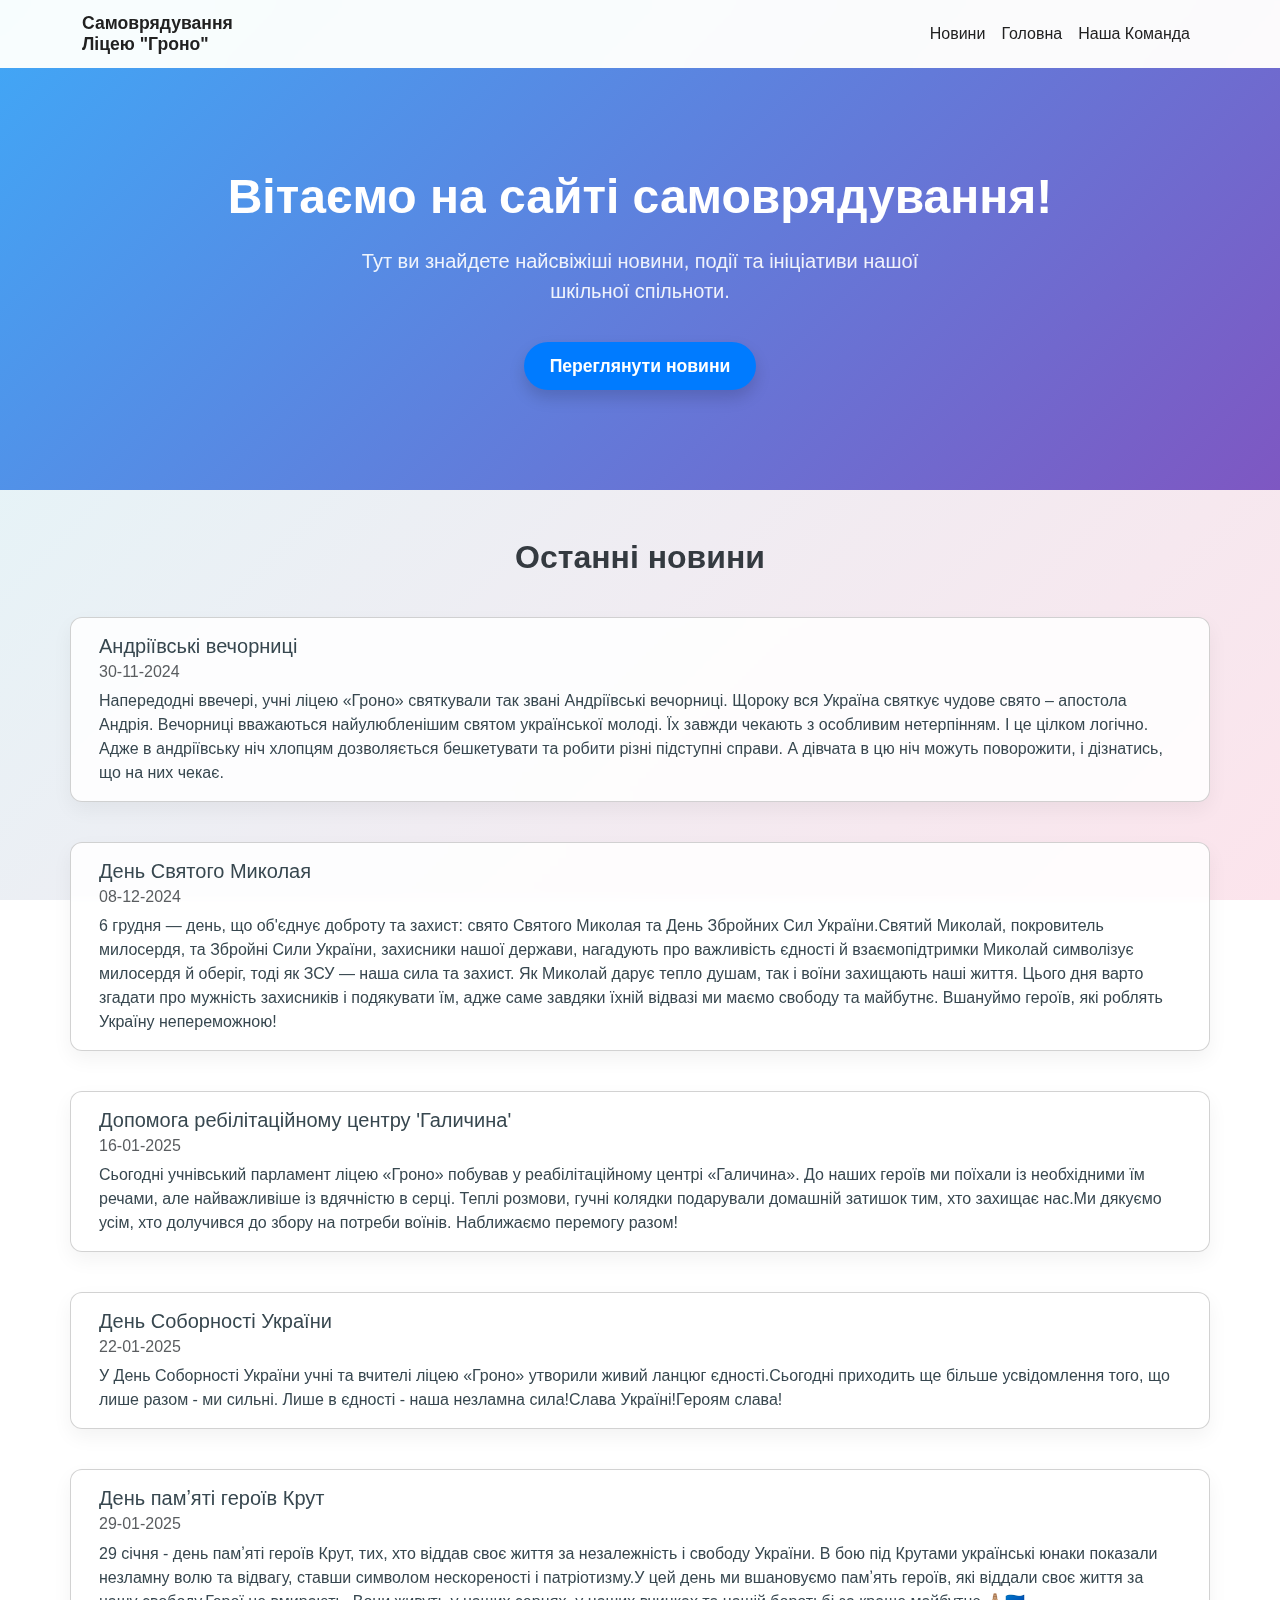
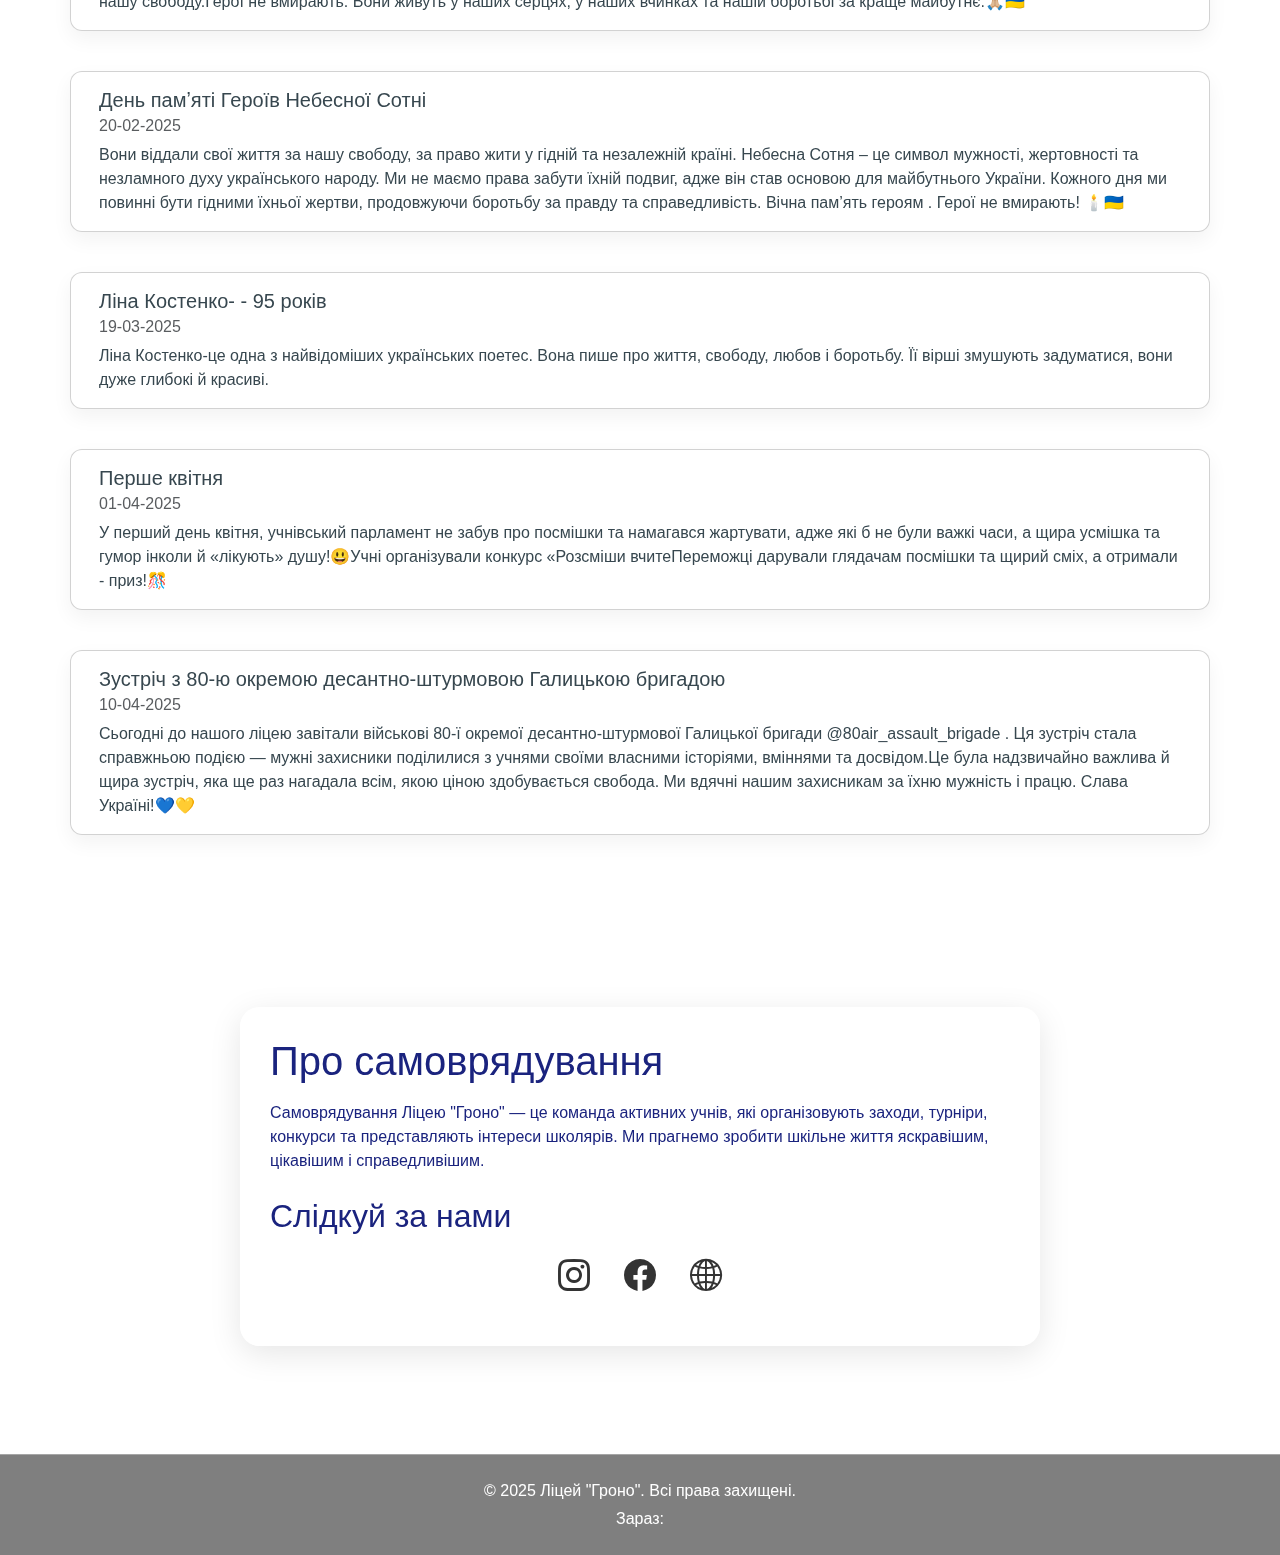
<file: Grono/index.html>
<!DOCTYPE html>
<html lang="uk">
<head>
  <meta charset="UTF-8" />
  <meta name="viewport" content="width=device-width, initial-scale=1.0"/>
  <title>Шкільне самоврядування "Гроно"</title>
  <link rel="icon" href="favicon.ico" type="image/x-icon">
  <link href="https://cdn.jsdelivr.net/npm/bootstrap@5.3.0/dist/css/bootstrap.min.css" rel="stylesheet"/>
  <link rel="stylesheet" href="https://cdn.jsdelivr.net/npm/bootstrap-icons@1.10.5/font/bootstrap-icons.css">
  <link rel="stylesheet" href="https://cdn.jsdelivr.net/npm/aos@2.3.4/dist/aos.css"/>
  <link rel="stylesheet" href="css/styles.css"/>
 
</head>
<body>
  <div id="preloader">
    <div class="glass-loader">
      <div class="pulse"></div>
      <p class="loading-text">Завантаження...</p>
    </div>
  </div>
  

<!-- Navbar -->
<nav class="navbar navbar-expand-lg glass-navbar fixed-top">
  <div class="container">
    <a class="navbar-brand fw-bold" href="index.html">Самоврядування<br>Ліцею "Гроно"</a>
    <button class="navbar-toggler custom-toggler" type="button" data-bs-toggle="collapse" data-bs-target="#navbarNav"
      aria-controls="navbarNav" aria-expanded="false" aria-label="Toggle navigation">
      <span class="navbar-toggler-icon"></span>
    </button>
    
    <div class="collapse navbar-collapse" id="navbarNav">
      <ul class="navbar-nav ms-auto">
        <li class="nav-item"><a class="nav-link" href="news.html">Новини</a></li>
        <li class="nav-item"><a class="nav-link" href="index.html">Головна</a></li>
        <li class="nav-item"><a class="nav-link" href="team.html">Наша Команда</a></li>
        
      </ul>
    </div>
  </div>
</nav>

<!-- Герой -->
<header class="hero">
  <div class="container" data-aos="fade-up">
    <h1>Вітаємо на сайті самоврядування!</h1>
    <p>Тут ви знайдете найсвіжіші новини, події та ініціативи нашої шкільної спільноти.</p>
    <a href="news.html" class="btn btn-hero mt-3 shadow">Переглянути новини</a>
  </div>
</header>

<!-- Новини -->
<section class="py-5">
  <div class="container">
    <h2 class="section-title" data-aos="fade-right">Останні новини</h2>
    <div id="news-container" class="row g-4">
      <!-- новини вставляються через JS -->
    </div>
  </div>
</section>



<!-- Про нас -->
<section class="py-5">
  <div class="container">
    <div class="glass-card" id="about-card" data-aos="zoom-in">
      <h1>Про самоврядування</h1>
      <p class="mt-3">
        Самоврядування Ліцею "Гроно" — це команда активних учнів, які організовують заходи, турніри, конкурси та представляють інтереси школярів.
        Ми прагнемо зробити шкільне життя яскравішим, цікавішим і справедливішим.
      </p>
      <h2 class="mt-4">Слідкуй за нами</h2>
      <div class="text-center social-icons my-3">
        <a href="https://www.instagram.com/lyceum_grono/" target="_blank"><i class="bi bi-instagram"></i></a>
        <a href="https://www.facebook.com/p/Ліцей-Гроно-ЛМР-100063561729944/?locale=uk_UA" target="_blank"><i class="bi bi-facebook"></i></a>
        <a href="http://grono.lviv.ua" target="_blank"><i class="bi bi-globe2"></i></a>
      </div>
    </div>
  </div>
</section>

<!-- Footer -->
<footer class="footer py-4">
  <div class="container text-center">
    <p class="mb-1">&copy; 2025 Ліцей "Гроно". Всі права захищені.</p>
    <p class="mb-0">Зараз: <span id="live-time"></span></p>
  </div>
</footer>

<!-- Кнопка наверх -->
<div class="scroll-to-top" id="scroll-to-top">
  <i class="bi bi-arrow-up-circle"></i>
</div>

<!-- Scripts -->
<script src="https://cdn.jsdelivr.net/npm/bootstrap@5.3.0/dist/js/bootstrap.bundle.min.js"></script>
<script src="https://cdn.jsdelivr.net/npm/aos@2.3.4/dist/aos.js"></script>
<script src="js/news.js"></script>
<script>
  AOS.init();

  // Показ "Про нас" при появі
  const observer = new IntersectionObserver(entries => {
    entries.forEach(entry => {
      if (entry.isIntersecting) {
        entry.target.classList.add('visible');
      }
    });
  });
  observer.observe(document.getElementById('about-card'));

  // Кнопка наверх
  const scrollBtn = document.getElementById('scroll-to-top');
  scrollBtn.addEventListener('click', () => window.scrollTo({ top: 0, behavior: 'smooth' }));

  window.addEventListener('scroll', () => {
    scrollBtn.style.opacity = window.scrollY > 300 ? 1 : 0;

    // Navbar тінь
    const nav = document.querySelector('.glass-navbar');
    if (window.scrollY > 50) {
      nav.classList.add('scrolled');
    } else {
      nav.classList.remove('scrolled');
    }
  });

  // Живий годинник
  setInterval(() => {
    const now = new Date();
    document.getElementById('live-time').textContent = now.toLocaleTimeString('uk-UA');
  }, 1000);
</script>
<script>
  window.addEventListener("load", () => {
    const preloader = document.getElementById("preloader");
    setTimeout(() => {
      preloader.classList.add("fade-out");
    }, 200); // затримка перед зникненням

    setTimeout(() => {
      preloader.style.display = "none";
    }, 1400); // 600 (затримка) + 1200 (тривалість анімації)
  });
</script>


</body>
</html>
</file>
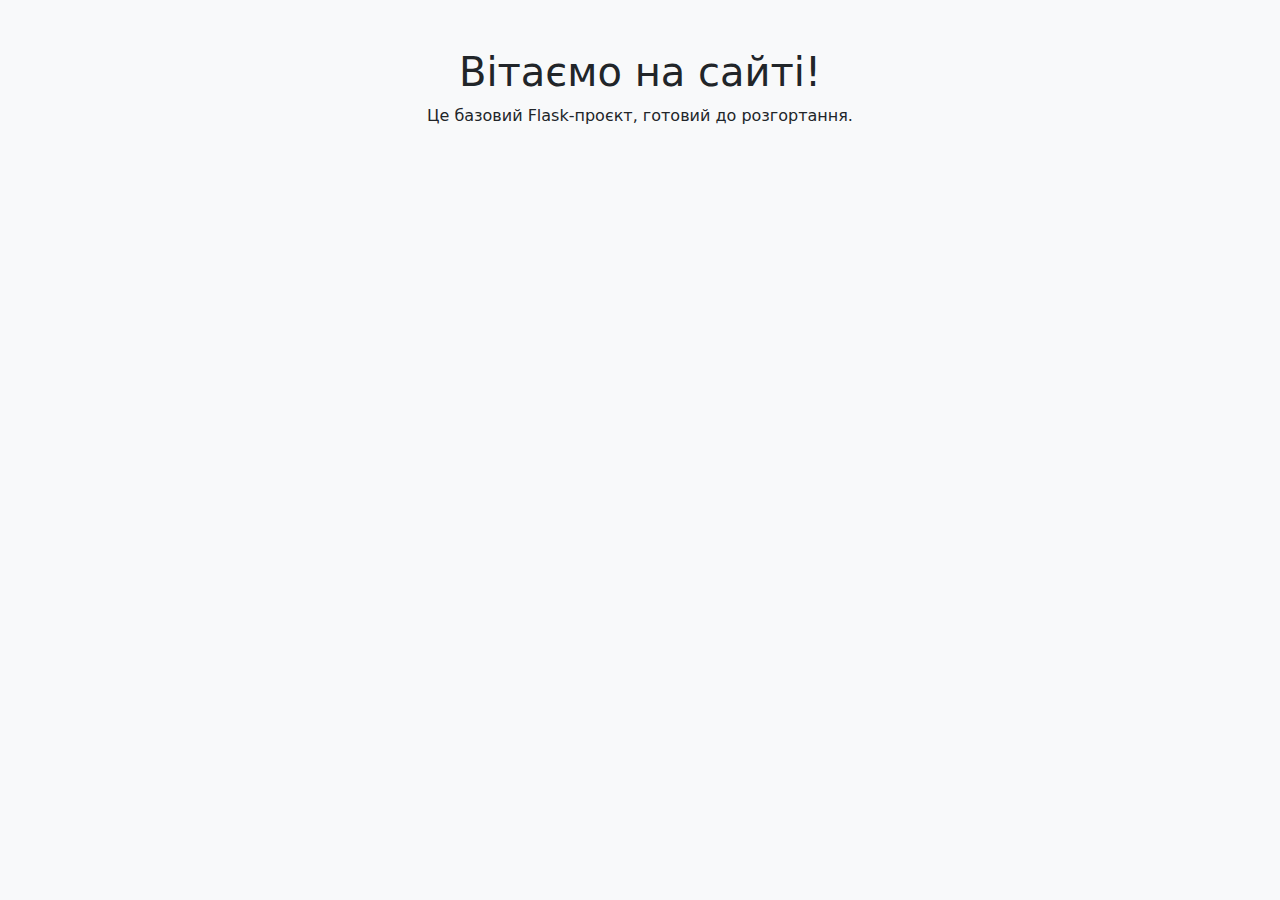
<file: app/templates/index.html>
<!DOCTYPE html>
<html lang="uk">
<head>
  <meta charset="UTF-8">
  <title>Головна</title>
  <link href="https://cdn.jsdelivr.net/npm/bootstrap@5.3.2/dist/css/bootstrap.min.css" rel="stylesheet">
</head>
<body class="bg-light">
  <div class="container mt-5">
    <h1 class="text-center">Вітаємо на сайті!</h1>
    <p class="text-center">Це базовий Flask-проєкт, готовий до розгортання.</p>
  </div>
</body>
</html>
</file>
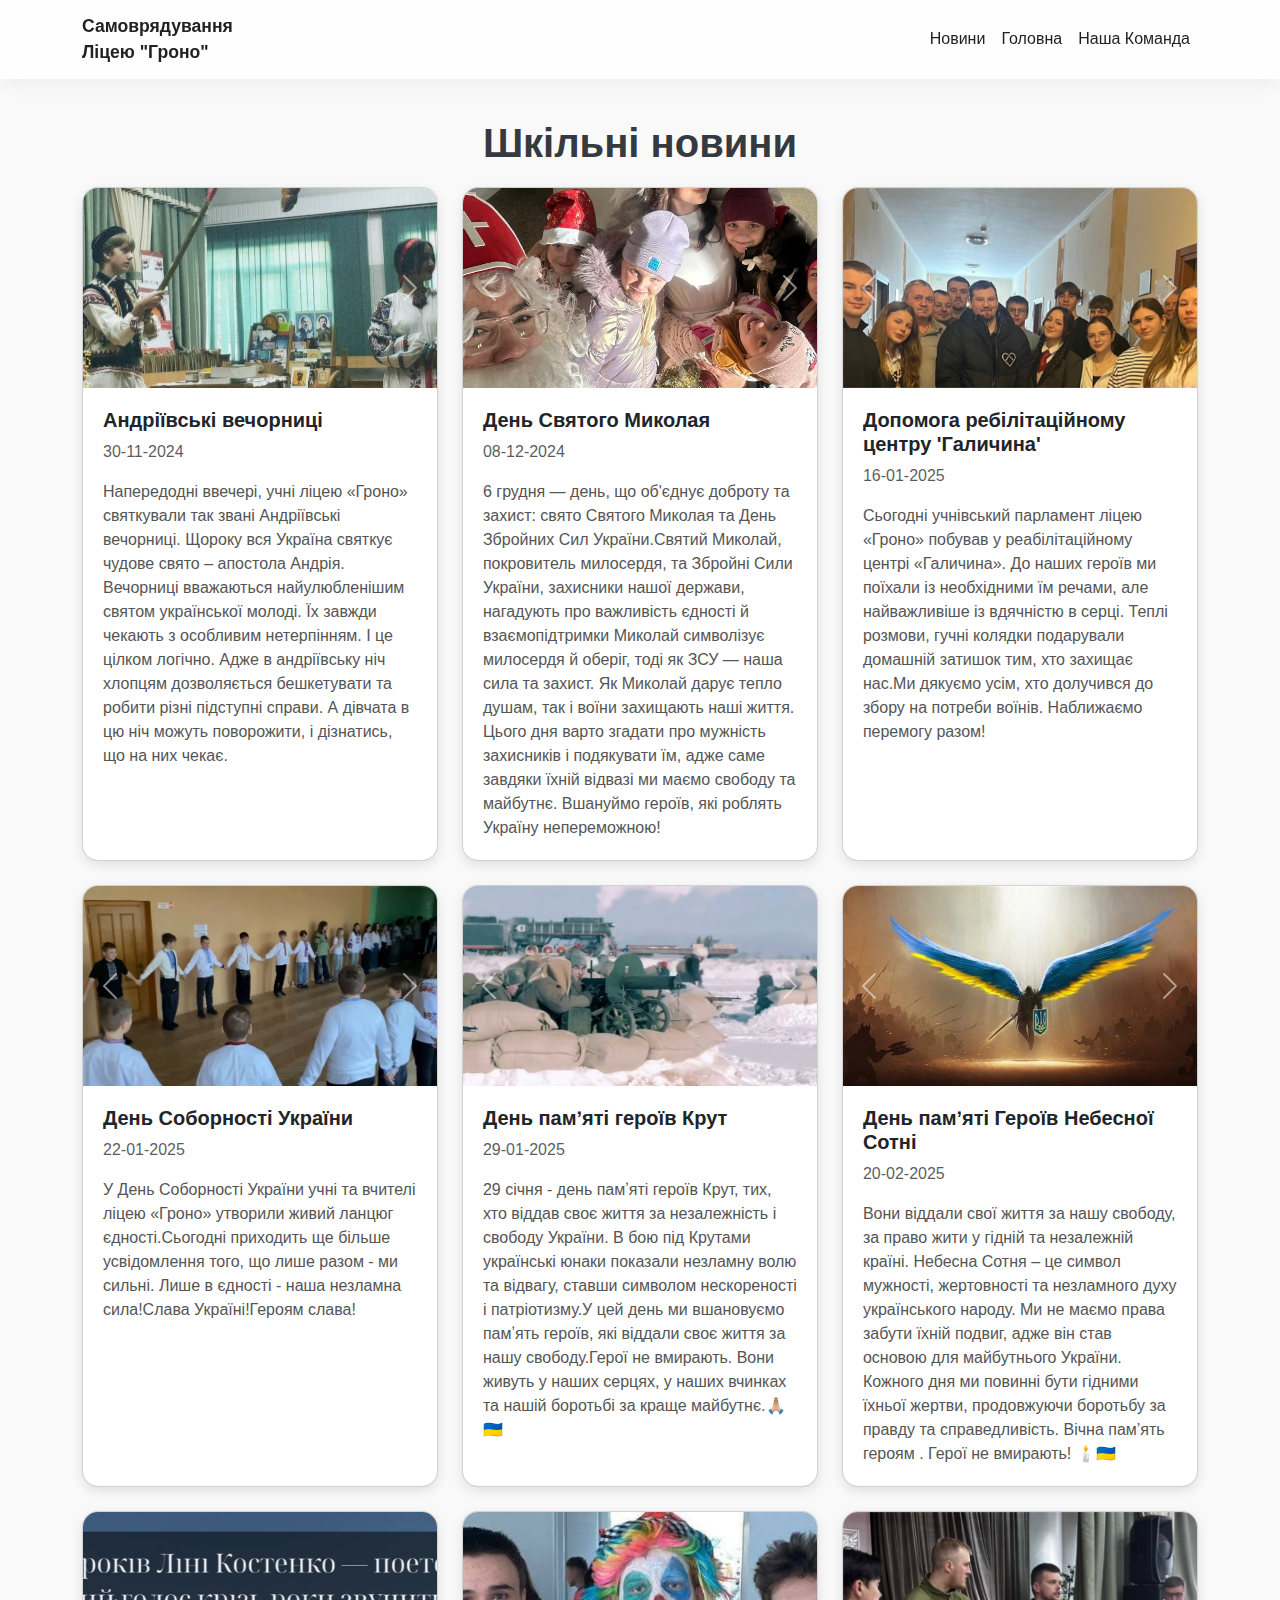
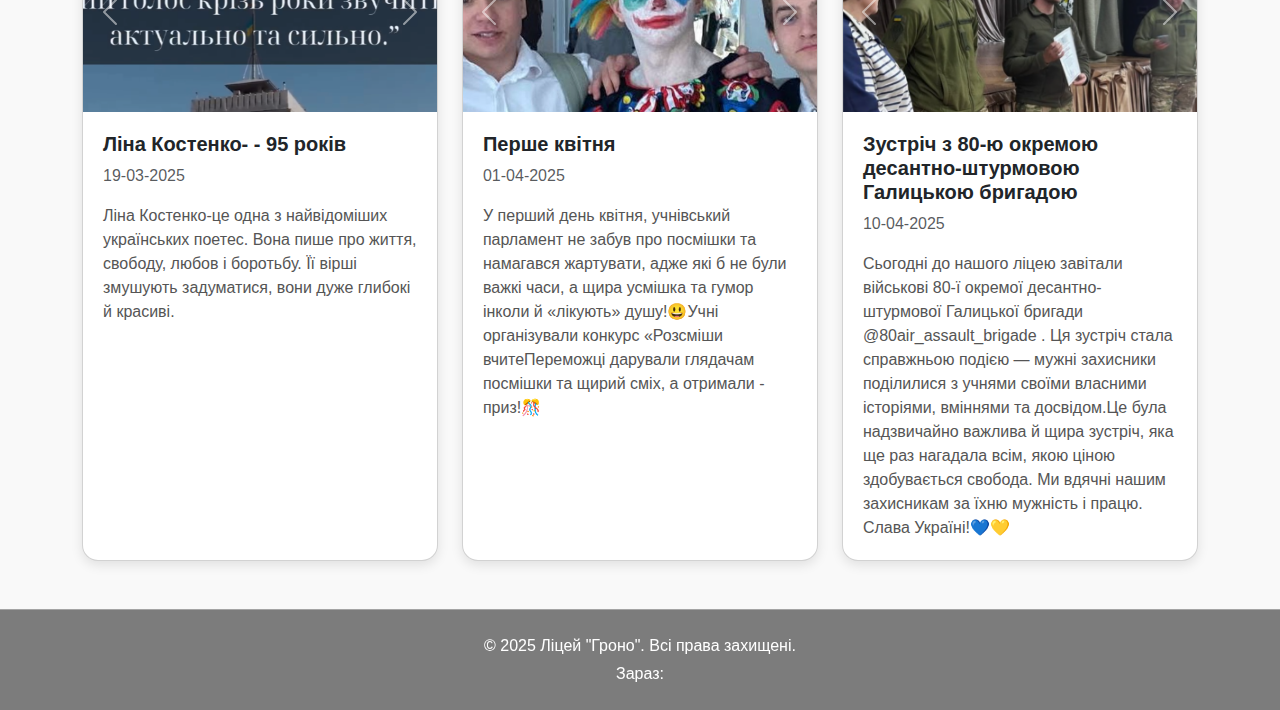
<file: Grono/news.html>
<!DOCTYPE html>
<html lang="uk">
<head>
  <meta charset="UTF-8" />
  <meta name="viewport" content="width=device-width, initial-scale=1.0"/>
  <title>Новини школи</title>
  <link href="https://cdn.jsdelivr.net/npm/bootstrap@5.3.3/dist/css/bootstrap.min.css" rel="stylesheet" />
  <link href="https://cdn.jsdelivr.net/npm/bootstrap-icons@1.10.5/font/bootstrap-icons.css" rel="stylesheet">
  <link rel="stylesheet" href="css\news.css">
</head>
<body>

  <!-- Navbar -->
  <nav class="navbar navbar-expand-lg glass-navbar">
    <div class="container">
      <a class="navbar-brand fw-bold" href="index.html">Самоврядування<br>Ліцею "Гроно"</a>
      <button class="navbar-toggler" type="button" data-bs-toggle="collapse" data-bs-target="#navbarNav"
        aria-controls="navbarNav" aria-expanded="false" aria-label="Toggle navigation">
        <span class="navbar-toggler-icon"></span>
      </button>
      <div class="collapse navbar-collapse" id="navbarNav">
        <ul class="navbar-nav ms-auto">
          <li class="nav-item"><a class="nav-link" href="news.html">Новини</a></li>
          <li class="nav-item"><a class="nav-link" href="index.html">Головна</a></li>
          <li class="nav-item"><a class="nav-link" href="team.html">Наша Команда</a></li>
         
        </ul>
      </div>
    </div>
  </nav>

  <!-- Заголовок -->
  <h1 class="page-title">Шкільні новини</h1>

  <!-- Новини -->
  <div class="container pb-5">
    <div id="news-container" class="row g-4">
      <!-- Новини з'являться тут через JS -->
    </div>
  </div>

  <script src="https://cdn.jsdelivr.net/npm/bootstrap@5.3.3/dist/js/bootstrap.bundle.min.js"></script>
  <script>
    fetch('data/news.json')
      .then(response => response.json())
      .then(news => {
        const container = document.getElementById('news-container');
        news.forEach((item, index) => {
          const col = document.createElement('div');
          col.className = "col-md-6 col-lg-4";

          // Якщо є кілька фото
          let imageHtml = '';
          if (item.images && item.images.length > 1) {
            const carouselId = `carousel${index}`;
            imageHtml = `
              <div id="${carouselId}" class="carousel slide" data-bs-ride="carousel">
                <div class="carousel-inner">
                  ${item.images.map((img, i) => `
                    <div class="carousel-item ${i === 0 ? 'active' : ''}">
                      <img src="${img}" class="d-block w-100" alt="Фото">
                    </div>
                  `).join('')}
                </div>
                <button class="carousel-control-prev" type="button" data-bs-target="#${carouselId}" data-bs-slide="prev">
                  <span class="carousel-control-prev-icon"></span>
                </button>
                <button class="carousel-control-next" type="button" data-bs-target="#${carouselId}" data-bs-slide="next">
                  <span class="carousel-control-next-icon"></span>
                </button>
              </div>`;
          } else if (item.image) {
            imageHtml = `<img src="${item.image}" class="card-img-top" alt="Фото">`;
          }

          col.innerHTML = `
            <div class="news-item card h-100">
              ${imageHtml}
              <div class="card-body d-flex flex-column">
                <h5 class="card-title">${item.title}</h5>
                <p class="text-muted">${item.date}</p>
                <p class="card-text">${item.content}</p>
              </div>
            </div>
          `;
          container.appendChild(col);
        });
      });
        // Живий годинник
  setInterval(() => {
    const now = new Date();
    document.getElementById('live-time').textContent = now.toLocaleTimeString('uk-UA');
  }, 1000);
</script>
<script>
  window.addEventListener("load", () => {
    const preloader = document.getElementById("preloader");
    setTimeout(() => {
      preloader.classList.add("fade-out");
    }, 600); // затримка перед зникненням

    setTimeout(() => {
      preloader.style.display = "none";
    }, 1800); // 600 (затримка) + 1200 (тривалість анімації)
  });
  </script>
<!-- Footer -->
<footer class="footer py-4">
  <div class="container text-center">
    <p class="mb-1">&copy; 2025 Ліцей "Гроно". Всі права захищені.</p>
    <p class="mb-0">Зараз: <span id="live-time"></span></p>
  </div>
</footer>

</body>
</html>
</file>
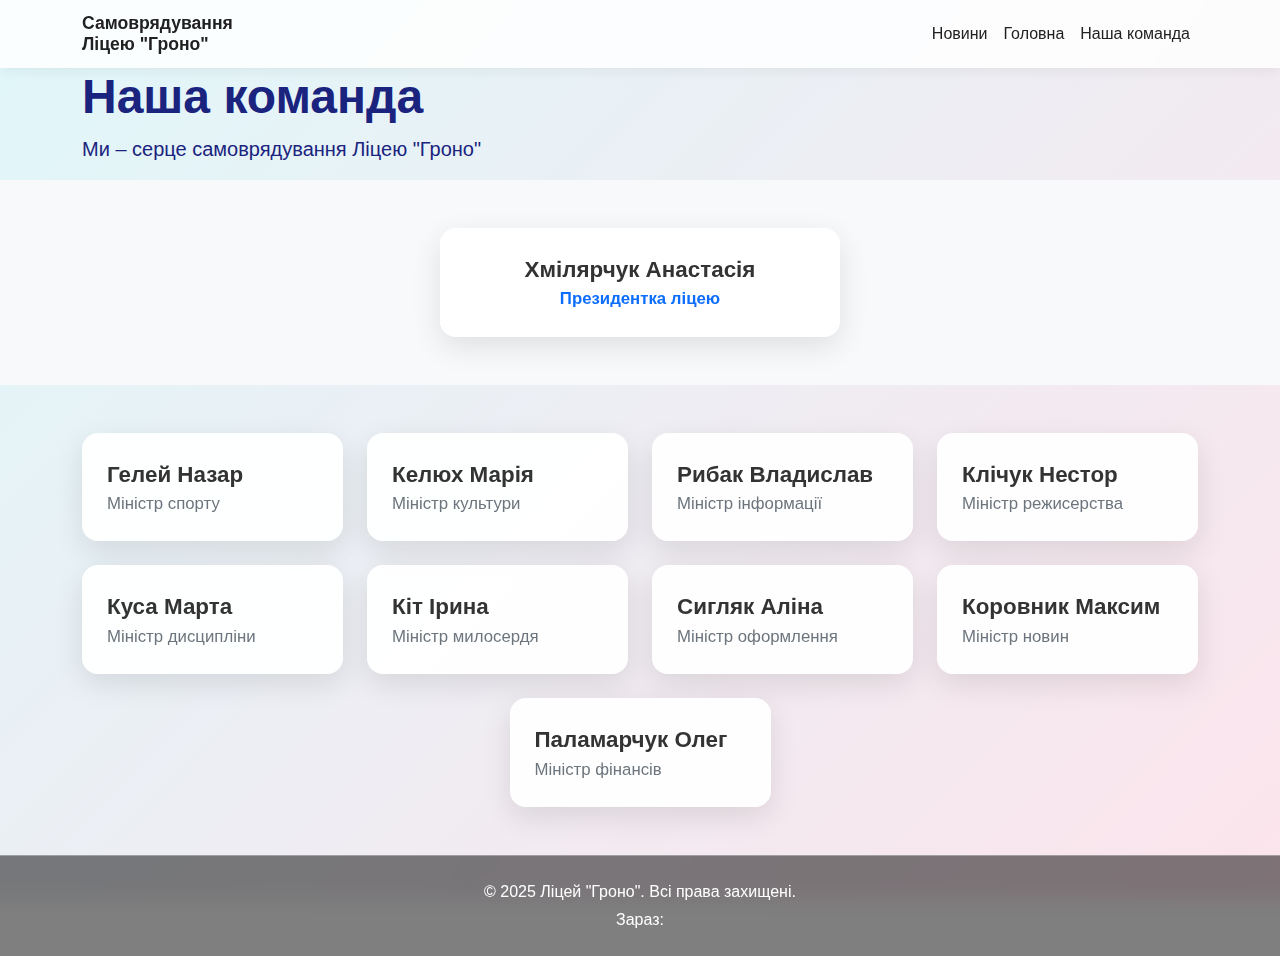
<file: Grono/team.html>
<!DOCTYPE html>
<html lang="uk">
<head>
  <meta charset="UTF-8" />
  <meta name="viewport" content="width=device-width, initial-scale=1.0"/>
  <title>Наша команда | Ліцей "Гроно"</title>
  <link rel="icon" href="favicon.ico" type="image/x-icon">

  <!-- Шрифт Montserrat -->
  

  <!-- Bootstrap + іконки -->
  <link href="https://cdn.jsdelivr.net/npm/bootstrap@5.3.0/dist/css/bootstrap.min.css" rel="stylesheet"/>
  <link rel="stylesheet" href="https://cdn.jsdelivr.net/npm/bootstrap-icons@1.10.5/font/bootstrap-icons.css">
  <link rel="stylesheet" href="https://cdn.jsdelivr.net/npm/aos@2.3.4/dist/aos.css"/>
  <link rel="stylesheet" href="css/styles.css"/>
  <link rel="stylesheet" href="css/team.css">
  
</head>
<body>

<!-- Navbar -->
<nav class="navbar navbar-expand-lg glass-navbar fixed-top">
    <div class="container">
      <a class="navbar-brand fw-bold" href="index.html">Самоврядування<br>Ліцею "Гроно"</a>
      <button class="navbar-toggler custom-toggler" type="button" data-bs-toggle="collapse" data-bs-target="#navbarNav"
        aria-controls="navbarNav" aria-expanded="false" aria-label="Toggle navigation">
        <span class="navbar-toggler-icon"></span>
      </button>
      
      <div class="collapse navbar-collapse" id="navbarNav">
        <ul class="navbar-nav ms-auto">
          <li class="nav-item"><a class="nav-link" href="news.html">Новини</a></li>
          <li class="nav-item"><a class="nav-link" href="index.html">Головна</a></li>
          <li class="nav-item"><a class="nav-link" href="team.html">Наша команда</a></li>
          
  
        </ul>
      </div>
    </div>
  </nav>
  

<!-- Hero section -->
<!-- Hero section -->
<header class="hero-team" data-aos="fade-up" data-aos-duration="1000">
    <div class="container">
      <h1 class="display-5 fw-bold">Наша команда</h1>
      <p class="lead">Ми – серце самоврядування Ліцею "Гроно"</p>
    </div>
  </header>
  

<!-- Президентка -->
<section class="py-5 bg-light">
  <div class="container text-center" data-aos="zoom-in">
    <div class="team-card mx-auto" style="max-width: 400px;">
      <div class="team-title">Хмілярчук Анастасія</div>
      <div class="team-role fw-bold text-primary">Президентка ліцею</div>
    </div>
  </div>
</section>

<!-- Міністри -->
<section class="py-5">
  <div class="container">
    <div class="row g-4 justify-content-center">

      <!-- Окремі картки для кожного -->
      <div class="col-md-4 col-lg-3" data-aos="fade-up">
        <div class="team-card">
          <div class="team-title">Гелей Назар</div>
          <div class="team-role">Міністр спорту</div>
        </div>
      </div>

      <div class="col-md-4 col-lg-3" data-aos="fade-up" data-aos-delay="50">
        <div class="team-card">
          <div class="team-title">Келюх Марія</div>
          <div class="team-role">Міністр культури</div>
        </div>
      </div>

      <div class="col-md-4 col-lg-3" data-aos="fade-up" data-aos-delay="100">
        <div class="team-card">
          <div class="team-title">Рибак Владислав</div>
          <div class="team-role">Міністр інформації</div>
        </div>
      </div>

      <div class="col-md-4 col-lg-3" data-aos="fade-up" data-aos-delay="150">
        <div class="team-card">
          <div class="team-title">Клічук Нестор</div>
          <div class="team-role">Міністр режисерства</div>
        </div>
      </div>

      <div class="col-md-4 col-lg-3" data-aos="fade-up" data-aos-delay="200">
        <div class="team-card">
          <div class="team-title">Куса Марта</div>
          <div class="team-role">Міністр дисципліни</div>
        </div>
      </div>

      <div class="col-md-4 col-lg-3" data-aos="fade-up" data-aos-delay="250">
        <div class="team-card">
          <div class="team-title">Кіт Ірина</div>
          <div class="team-role">Міністр милосердя</div>
        </div>
      </div>

      <div class="col-md-4 col-lg-3" data-aos="fade-up" data-aos-delay="300">
        <div class="team-card">
          <div class="team-title">Сигляк Аліна</div>
          <div class="team-role">Міністр оформлення</div>
        </div>
      </div>

      <div class="col-md-4 col-lg-3" data-aos="fade-up" data-aos-delay="350">
        <div class="team-card">
          <div class="team-title">Коровник Максим</div>
          <div class="team-role">Міністр новин</div>
        </div>
      </div>

      <div class="col-md-4 col-lg-3" data-aos="fade-up" data-aos-delay="400">
        <div class="team-card">
          <div class="team-title">Паламарчук Олег</div>
          <div class="team-role">Міністр фінансів</div>
        </div>
      </div>

    </div>
  </div>
</section>

<!-- Footer -->
<footer class="footer py-4">
  <div class="container text-center">
    <p class="mb-1">&copy; 2025 Ліцей "Гроно". Всі права захищені.</p>
    <p class="mb-0">Зараз: <span id="live-time"></span></p>
  </div>
</footer>

<!-- Scripts -->
<script src="https://cdn.jsdelivr.net/npm/bootstrap@5.3.0/dist/js/bootstrap.bundle.min.js"></script>
<script src="https://cdn.jsdelivr.net/npm/aos@2.3.4/dist/aos.js"></script>
<script>
  AOS.init();

  setInterval(() => {
    const now = new Date();
    document.getElementById('live-time').textContent = now.toLocaleTimeString('uk-UA');
  }, 1000);

  // Navbar scroll effect
  window.addEventListener('scroll', () => {
    const nav = document.querySelector('.glass-navbar');
    nav.classList.toggle('scrolled', window.scrollY > 50);
  });
  
</script>
</body>
</html>
</file>
<file: Grono/css/styles.css>
/* Головний фон сайту */
body {
  font-family: 'Segoe UI', Tahoma, Geneva, Verdana, sans-serif;
  background: linear-gradient(135deg, #e3f2fd, #fce4ec);
  color: #1a237e;
  margin: 0;
  padding: 0;
  background-attachment: fixed;
}

/* Стиль для "скляного" navbar */
.glass-navbar {
  position: sticky;
  top: 0;
  z-index: 1030;
  background: rgba(255, 255, 255, 0.85); /* підвищено прозорість */
  backdrop-filter: blur(12px);
  box-shadow: 0 4px 20px rgba(0, 0, 0, 0.1);
}

.navbar-brand,
.nav-link {
  color: #212121 !important; /* темний текст для кращої контрастності */
  font-weight: 500;
  transition: color 0.3s ease;
}

.nav-link:hover {
  color: #2962ff !important;
  text-shadow: 0 0 3px rgba(41, 98, 255, 0.4);
}

/* Стиль для карток */
.card {
  box-shadow: 0 8px 20px rgba(0, 0, 0, 0.05);
  border-radius: 12px;
  transition: transform 0.25s ease, box-shadow 0.25s ease;
  background-color: #ffffffdd;
  backdrop-filter: blur(4px);
  color: #37474f; /* м’який темно-сірий текст */
}

.card:hover {
  transform: translateY(-5px) scale(1.02);
  box-shadow: 0 10px 25px rgba(0, 0, 0, 0.1);
}

/* Заголовки */
h2.section-title {
  text-align: center;
  font-weight: 600;
  color: #212121;
  margin-bottom: 40px;
}

/* Адаптивність для карток */
@media (max-width: 768px) {
  .card {
    margin-bottom: 20px;
  }
}

@media (min-width: 768px) and (max-width: 992px) {
  .card {
    margin-bottom: 25px;
  }
}

@media (min-width: 992px) {
  .card {
    margin-bottom: 30px;
  }
}

/* Адаптивність заголовків */
@media (max-width: 576px) {
  h2.section-title {
    font-size: 1.5rem;
  }
}
.school-map {
  display: grid;
  grid-template-columns: repeat(auto-fit, minmax(150px, 1fr));
  gap: 15px;
  max-width: 800px;
}

.map-room {
  background-color: #e3f2fd;
  border-radius: 16px;
  padding: 30px 20px;
  font-size: 1.1rem;
  font-weight: 600;
  cursor: pointer;
  box-shadow: 0 4px 10px rgba(0, 123, 255, 0.1);
  transition: all 0.3s ease;
}

.map-room:hover {
  background-color: #bbdefb;
  transform: scale(1.05);
  color: #0d47a1;
}

.map-info {
  font-size: 1.1rem;
  min-height: 24px;
  font-weight: 500;
  transition: all 0.3s ease;
}
footer {
  background-color: rgba(0, 0, 0, 0.5); /* Напівпрозорий чорний фон, щоб текст був видимий */
  backdrop-filter: blur(10px); /* М'яка розмитість фону */
  color: white; /* Білий текст */
  padding-top: 1rem;
  padding-bottom: 1rem;
  border-top: 1px solid rgba(255, 255, 255, 0.3); /* Легкий білий контур */
}

footer p {
  font-size: 0.9rem;
  margin-bottom: 0;
  transition: color 0.3s ease;
}

footer a {
  text-decoration: none;
  color: #fff;
  transition: color 0.3s ease;
}

footer a:hover {
  color: #007bff; /* Кольорова зміна при наведенні на емейл */
}

footer .container {
  padding: 0;
}

footer .mb-1 {
  font-weight: 500;
}

footer .mb-0 {
  font-weight: 400;
}

footer .container p {
  font-size: 1rem;
}
.sky-scene {
  position: relative;
  height: 200px;
  background: linear-gradient(to top, #e3f2fd 0%, #ffffff 100%);
  overflow: hidden;
  z-index: 0;
}

.sun {
  position: absolute;
  top: 30px;
  left: 50%;
  transform: translateX(-50%);
  width: 70px;
  height: 70px;
  background: radial-gradient(circle, rgba(255, 235, 59, 0.7), rgba(253, 216, 53, 0.6));
  border-radius: 50%;
  z-index: 2;
  animation: pulse 5s infinite ease-in-out;
}

.ray {
  position: absolute;
  width: 160px;
  height: 160px;
  border-radius: 50%;
  background: radial-gradient(circle, rgba(255, 235, 59, 0.1), transparent);
  top: -10px;
  left: 50%;
  transform: translateX(-50%);
  z-index: 1;
}

.ray1 {
  animation: rotateRay 20s linear infinite;
}

.ray2 {
  animation: rotateRay 30s linear infinite reverse;
}

@keyframes rotateRay {
  0% { transform: translateX(-50%) rotate(0deg); }
  100% { transform: translateX(-50%) rotate(360deg); }
}

@keyframes pulse {
  0%, 100% { transform: translateX(-50%) scale(1); }
  50% { transform: translateX(-50%) scale(1.05); }
}

.cloud {
  position: absolute;
  background: #fff;
  border-radius: 50%;
  opacity: 0.5;
  box-shadow: 40px 0px #fff, 80px 10px #fff, 120px 0px #fff;
  animation: cloudMove 60s linear infinite;
  z-index: 3;
}

.cloud1 { width: 100px; height: 40px; top: 50px; left: -200px; animation-delay: 0s; }
.cloud2 { width: 140px; height: 50px; top: 80px; left: -300px; animation-delay: 15s; }
.cloud3 { width: 80px; height: 30px; top: 120px; left: -150px; animation-delay: 30s; }

@keyframes cloudMove {
  0% { transform: translateX(0); }
  100% { transform: translateX(2000px); }
}

.wave {
  position: absolute;
  bottom: -10px;
  width: 100%;
  height: 60px;
  background: url('data:image/svg+xml;utf8,<svg viewBox="0 0 120 28" xmlns="http://www.w3.org/2000/svg"><path d="M0 30 V12 Q30 17 55 2 T120 11 V30z" fill="%23ffffff"/></svg>') repeat-x;
  background-size: contain;
  animation: waveMove 10s linear infinite;
}

@keyframes waveMove {
  0% { background-position-x: 0; }
  100% { background-position-x: 1200px; }
}
body {
  background: linear-gradient(135deg, #e0f7fa, #fce4ec);
  background-attachment: fixed;
  font-family: 'Segoe UI', sans-serif;
  margin: 0;
  padding: 0;
}

.glass-navbar {
  position: sticky;
  top: 0;
  z-index: 1030;
  background: rgba(255, 255, 255, 0.8);
  backdrop-filter: blur(10px);
  box-shadow: 0 4px 20px rgba(0, 0, 0, 0.05);
}

.navbar-brand {
  color: #212121 !important;
  font-weight: 600;
  font-size: 1.1rem;
  white-space: normal;
  line-height: 1.2;
}

.nav-link {
  color: #212121 !important;
  font-weight: 500;
  transition: color 0.3s ease;
}

.nav-link:hover {
  color: #007bff !important;
  text-shadow: 0 0 2px rgba(0, 123, 255, 0.3);
}

.navbar-toggler {
  border: none;
  padding: 10px;
  font-size: 1.5rem;
}

.navbar-toggler-icon {
  background-image: url("data:image/svg+xml;charset=utf8,%3Csvg viewBox='0 0 30 30' xmlns='http://www.w3.org/2000/svg'%3E%3Cpath stroke='rgba%2821, 21, 21, 0.7%29' stroke-width='2' stroke-linecap='round' stroke-miterlimit='10' d='M4 7h22M4 15h22M4 23h22'/%3E%3C/svg%3E");
}

h1.page-title {
  text-align: center;
  margin: 40px 0 20px;
  font-weight: 600;
  color: #343a40;
}

header.hero {
  padding: 100px 0;
  text-align: center;
  color: white;
  background: linear-gradient(135deg, #42a5f5, #7e57c2);
}

header.hero h1 {
  font-size: 3rem;
  font-weight: bold;
  animation: fadeInDown 1s ease-out;
}

header.hero p {
  font-size: 1.25rem;
  opacity: 0.9;
  max-width: 600px;
  margin: 20px auto;
  animation: fadeInUp 1.2s ease-out;
}

.btn-hero {
  padding: 12px 30px;
  font-size: 1.1rem;
  border-radius: 30px;
  background-color: #ffffff;
  color: #007bff;
  font-weight: 600;
  transition: 0.3s ease-in-out;
}

.btn-hero:hover {
  background-color: #f8f9fa;
  color: #0056b3;
  transform: scale(1.05);
}

h2.section-title {
  text-align: center;
  margin-bottom: 40px;
  font-weight: 600;
  color: #343a40;
}

@keyframes fadeInDown {
  from { opacity: 0; transform: translateY(-30px); }
  to { opacity: 1; transform: translateY(0); }
}

@keyframes fadeInUp {
  from { opacity: 0; transform: translateY(30px); }
  to { opacity: 1; transform: translateY(0); }
}

/* Адаптивність */
@media (max-width: 768px) {
  header.hero h1 {
    font-size: 2rem;
  }

  header.hero p {
    font-size: 1rem;
  }

  .btn-hero {
    padding: 10px 24px;
    font-size: 1rem;
  }

  h1.page-title {
    font-size: 1.8rem;
  }

  h2.section-title {
    font-size: 1.5rem;
  }

  .navbar-nav {
    text-align: center;
  }

  .navbar-nav .nav-link {
    padding: 10px 0;
  }
}

@media (max-width: 576px) {
  header.hero {
    padding: 60px 0;
  }

  section {
    padding: 40px 15px;
  }

  #news-container .col {
    flex: 0 0 100%;
    max-width: 100%;
  }
}

/* Стилі для блоку "Про нас" */
.glass-card {
  background: rgba(255, 255, 255, 0.85);
  backdrop-filter: blur(12px);
  border-radius: 20px;
  box-shadow: 0 8px 20px rgba(0, 0, 0, 0.1);
  padding: 40px;
  margin: 60px auto;
  max-width: 800px;
  opacity: 0;
  transform: translateY(30px);
  transition: all 0.6s ease-in-out;
}

.glass-card.visible {
  opacity: 1;
  transform: translateY(0);
}

.social-icons a {
  font-size: 1.8rem;
  margin: 0 15px;
  color: #333;
  transition: 0.3s ease;
}

.social-icons a:hover {
  color: #007bff;
  transform: scale(1.2);
}





.navbar {
  transition: all 0.3s ease-in-out;
}

.glass-navbar {
  background: rgba(255, 255, 255, 0.75);
  backdrop-filter: blur(12px);
  box-shadow: none;
}

.glass-navbar.scrolled {
  box-shadow: 0 4px 10px rgba(0,0,0,0.1);
}

.hero {
  padding: 100px 0;
  text-align: center;
  background: linear-gradient(to right, #e3f2fd, #fff);
}

.hero h1 {
  font-size: 2.5rem;
}

.hero p {
  font-size: 1.2rem;
  margin-top: 15px;
}

.btn-hero {
  background-color: #007bff;
  color: #fff;
  border-radius: 30px;
  padding: 10px 25px;
}

.btn-hero:hover {
  background-color: #0056b3;
  color: #fff;
}

.section-title {
  font-size: 2rem;
  margin-bottom: 30px;
  text-align: center;
}

.glass-card {
  background: rgba(255, 255, 255, 0.7);
  border-radius: 20px;
  padding: 30px;
  box-shadow: 0 8px 32px rgba(0, 0, 0, 0.1);
  backdrop-filter: blur(10px);
}

.social-icons a {
  font-size: 2rem;
  margin: 0 15px;
  color: #333;
  transition: color 0.3s;
}

.social-icons a:hover {
  color: #007bff;
}

.scroll-to-top {
  position: fixed;
  bottom: 30px;
  right: 30px;
  background-color: #007bff;
  border-radius: 50%;
  padding: 15px;
  box-shadow: 0 4px 10px rgba(0, 0, 0, 0.3);
  color: #fff;
  font-size: 2rem;
  cursor: pointer;
  z-index: 999;
  opacity: 0;
  transition: opacity 0.3s ease;
}

.scroll-to-top:hover {
  background-color: #0056b3;
  transform: scale(1.1);
}

.footer {

  text-align: center;
  font-size: 0.95rem;
}

/* === SKY анімація (проста) === */
.sky-scene {
  position: relative;
  height: 200px;
  background: linear-gradient(to top, #aee1f9, #ffffff);
  overflow: hidden;
  margin-bottom: 50px;
}

.sun {
  width: 100px;
  height: 100px;
  background: yellow;
  border-radius: 50%;
  position: absolute;
  top: 20px;
  left: 50%;
  transform: translateX(-50%);
}

/* === АДАПТИВНІСТЬ === */
@media (max-width: 991px) {
  .navbar-brand {
    font-size: 1rem;
    line-height: 1.2;
  }

  .navbar-nav .nav-link {
    font-size: 1rem;
    padding: 8px 0;
  }

  .hero h1 {
    font-size: 2rem;
  }

  .hero p {
    font-size: 1rem;
  }

  .btn-hero {
    padding: 8px 20px;
    font-size: 0.9rem;
  }

  .glass-card h1, .glass-card h2 {
    font-size: 1.5rem;
  }

  .glass-card p {
    font-size: 1rem;
  }

  .social-icons a {
    font-size: 1.5rem;
    margin: 0 10px;
  }

  .section-title {
    font-size: 1.5rem;
  }
}

@media (max-width: 576px) {
  .hero {
    padding: 60px 20px;
  }

  .glass-card {
    padding: 20px;
  }

  .social-icons {
    flex-wrap: wrap;
  }

  .scroll-to-top {
    right: 15px;
    bottom: 15px;
    padding: 10px;
    font-size: 1.5rem;
  }

  .sun {
    width: 70px;
    height: 70px;
    top: 30px;
  }

  .footer {
    font-size: 0.85rem;
  }
}
#preloader {
  position: fixed;
  inset: 0;
  background: rgba(255, 255, 255, 0.7);
  backdrop-filter: blur(8px);
  z-index: 9999;
  display: flex;
  align-items: center;
  justify-content: center;
  transition: opacity 0.5s ease, visibility 0.5s ease;
}

.glass-loader {
  text-align: center;
  background: rgba(255, 255, 255, 0.2);
  border: 1px solid rgba(255, 255, 255, 0.3);
  padding: 40px;
  border-radius: 20px;
  backdrop-filter: blur(12px);
  box-shadow: 0 8px 32px rgba(0, 0, 0, 0.2);
}

.pulse {
  width: 40px;
  height: 40px;
  margin: 0 auto 20px;
  border-radius: 50%;
  background: linear-gradient(45deg, #007bff, #6610f2);
  animation: pulseAnim 1.2s ease-in-out infinite;
}

@keyframes pulseAnim {
  0% {
    transform: scale(1);
    opacity: 1;
  }
  50% {
    transform: scale(1.3);
    opacity: 0.6;
  }
  100% {
    transform: scale(1);
    opacity: 1;
  }
}

.loading-text {
  font-size: 1.2rem;
  font-weight: 500;
  color: #333;
  font-family: 'Segoe UI', sans-serif;
}
#preloader.fade-out {
  opacity: 0;
  visibility: hidden;
  transition: opacity 1.2s ease, visibility 1.2s ease;
}
html {
  scroll-behavior: smooth;
}
</file>
<file: Grono/css/team.css>
html {
    scroll-behavior: smooth;
  }

  body {
    background-color: linear-gradient(135deg, #e3f2fd, #fce4ec);;
    
  }

.hero-team {
opacity: 0;
transform: translateY(50px);
transition: all 1s ease-in-out;
}
.aos-animate.hero-team {
opacity: 1 !important;
transform: translateY(0) !important;
}


  .team-card {
    background: rgba(255, 255, 255, 0.95);
    border-radius: 16px;
    padding: 25px;
    box-shadow: 0 10px 30px rgba(0, 0, 0, 0.1);
    transition: transform 0.3s ease, box-shadow 0.3s ease;
  }

  .team-card:hover {
    transform: translateY(-6px);
    box-shadow: 0 16px 35px rgba(0, 0, 0, 0.15);
  }

  .team-title {
    font-size: 1.4rem;
    font-weight: 700;
    color: #333;
  }

  .team-role {
    font-size: 1.05rem;
    color: #6c757d;
  }

  footer.footer {
    background-color: rgba(0, 0, 0, 0.5);
    color: white;
  }

  .glass-navbar {
    background: rgba(255, 255, 255, 0.85);
    backdrop-filter: blur(8px);
    box-shadow: 0 4px 12px rgba(0, 0, 0, 0.05);
  }

  .glass-navbar.scrolled {
    box-shadow: 0 4px 20px rgba(0, 0, 0, 0.1);
  }

  .custom-toggler {
    border: none;
  }

  .custom-toggler:focus {
    box-shadow: none;
  }

  .nav-link {
      color: #212121 !important; /* темний текст для кращої контрастності */
      font-weight: 500;
      transition: color 0.3s ease;
  }

  .nav-link:hover {
      color: #2962ff !important;
      text-shadow: 0 0 3px rgba(41, 98, 255, 0.4);
  }
</file>
